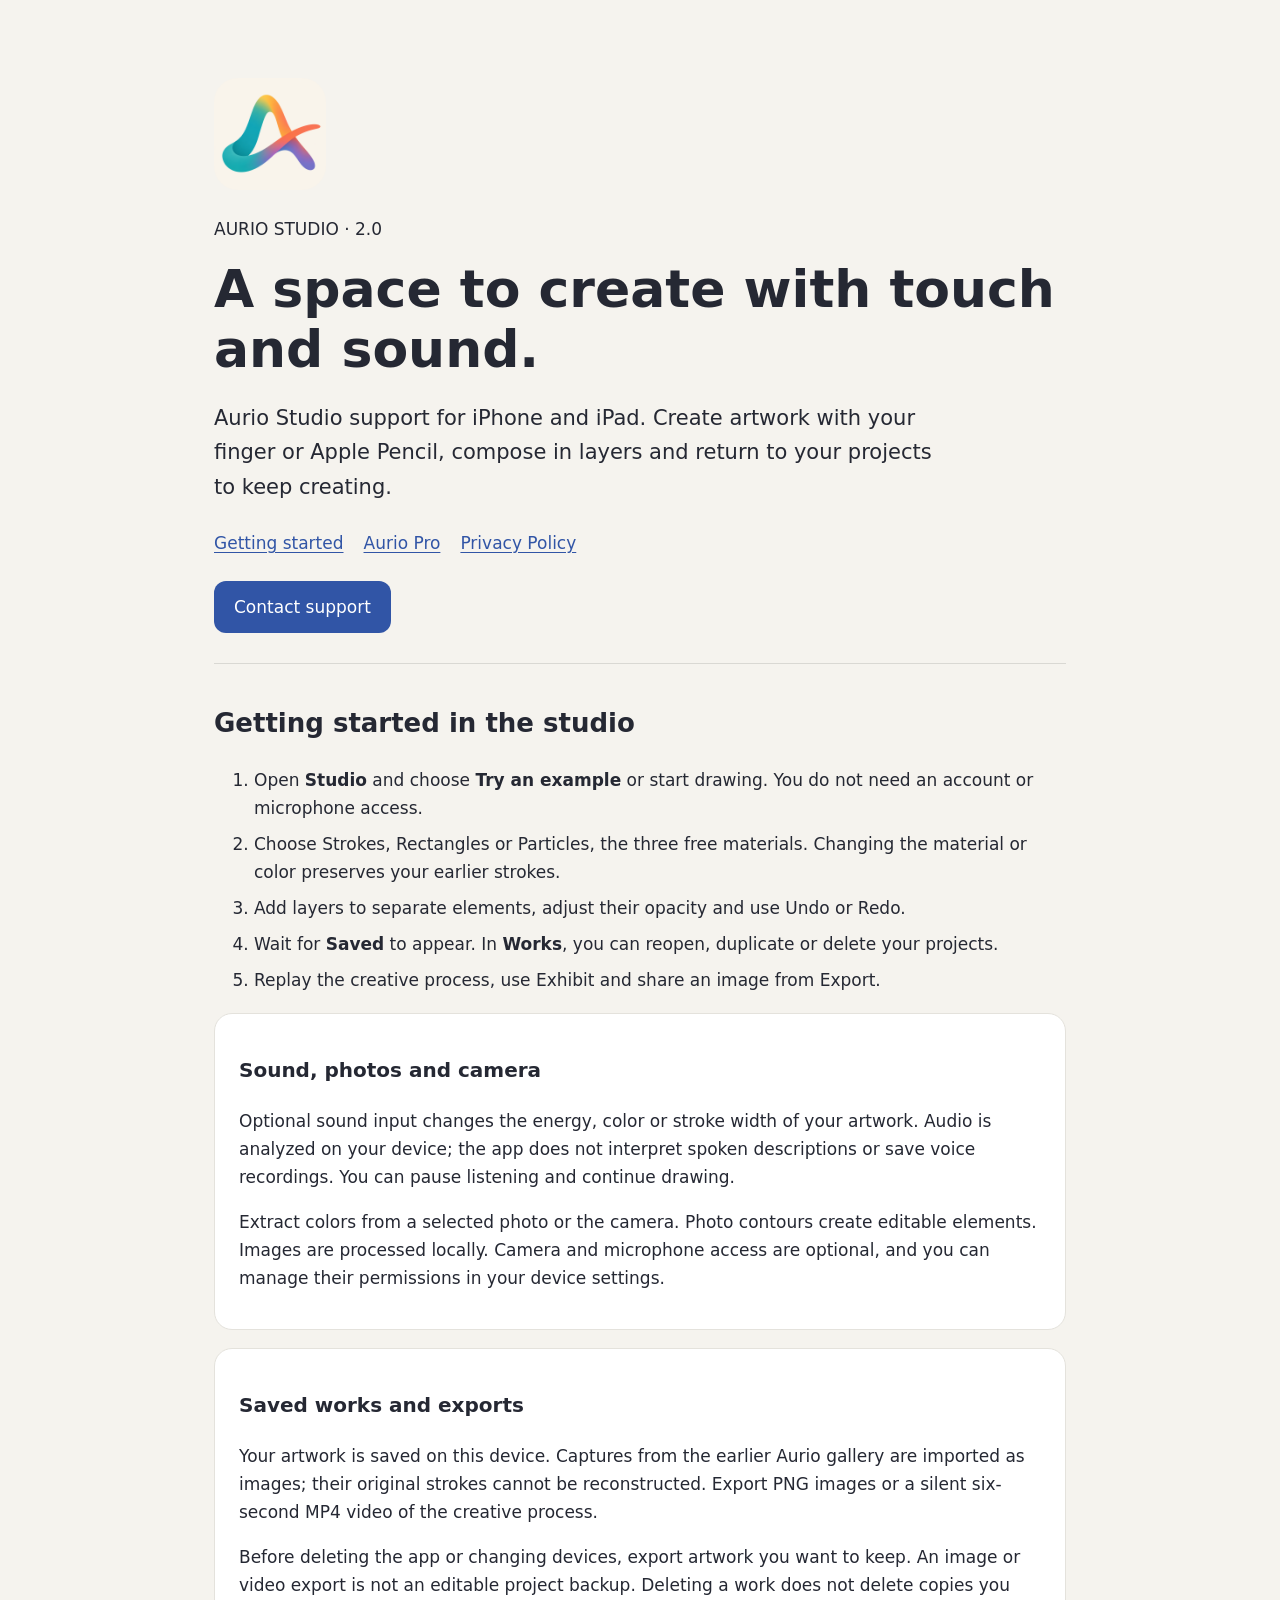
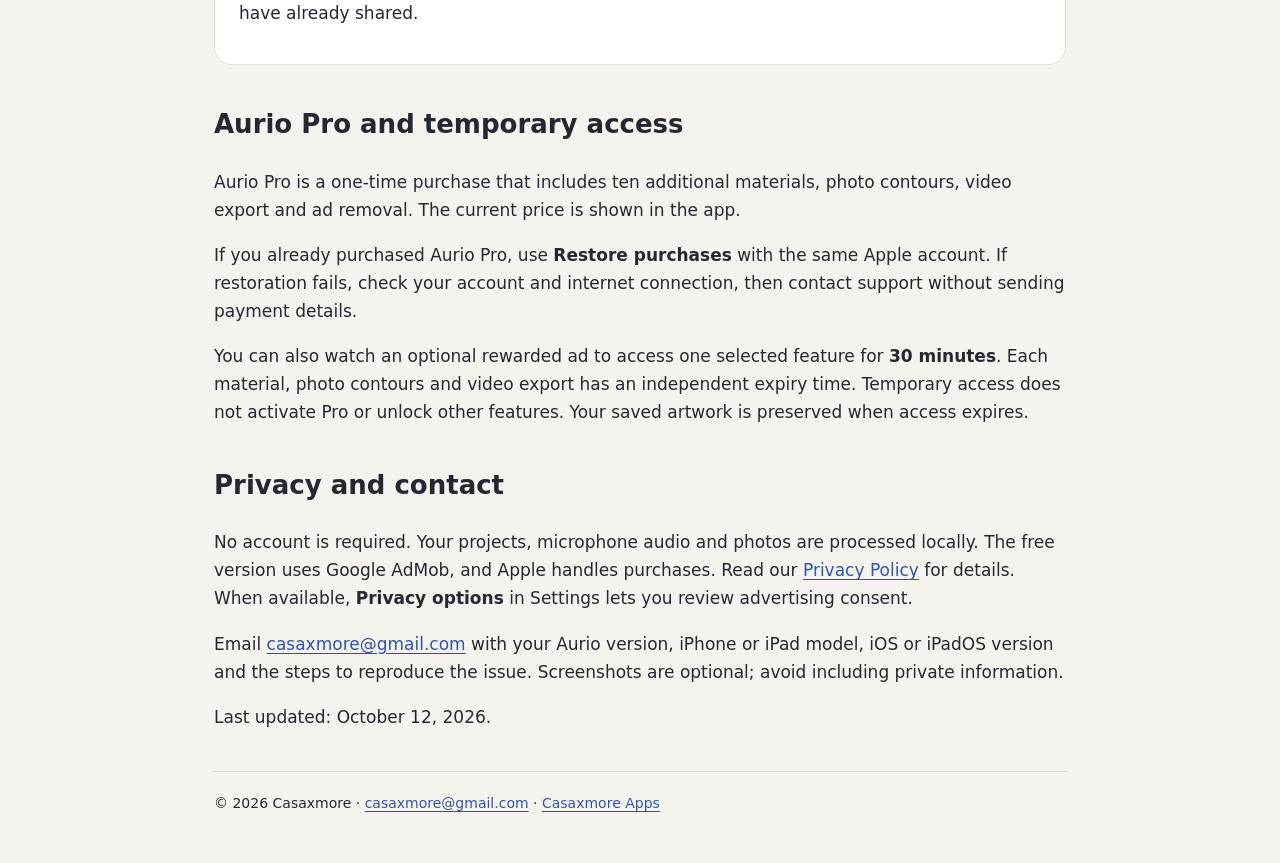
<file: index.html>
<!doctype html>
<html lang="en"><head><meta charset="utf-8"><meta name="viewport" content="width=device-width,initial-scale=1"><meta name="description" content="Aurio Studio support, creative tools, purchases and privacy."><title>Aurio Studio — Support and help</title><link rel="icon" href="icono.png"><link rel="stylesheet" href="style.css"></head><body><main><header>
<img class="icon" src="icono.png" alt="Aurio Studio icon" width="112" height="112">
<p>AURIO STUDIO · 2.0</p>
<h1>A space to create with touch and sound.</h1>
<p class="intro">Aurio Studio support for iPhone and iPad. Create artwork with your finger or Apple Pencil, compose in layers and return to your projects to keep creating.</p>
<nav aria-label="Navigation"><a href="#help">Getting started</a><a href="#pro">Aurio Pro</a><a href="privacy.html">Privacy Policy</a></nav>
<a class="button" href="mailto:casaxmore@gmail.com?subject=Aurio%20Studio%20Support">Contact support</a>
</header>
<section id="help">
<h2>Getting started in the studio</h2>
<ol>
<li>Open <strong>Studio</strong> and choose <strong>Try an example</strong> or start drawing. You do not need an account or microphone access.</li>
<li>Choose Strokes, Rectangles or Particles, the three free materials. Changing the material or color preserves your earlier strokes.</li>
<li>Add layers to separate elements, adjust their opacity and use Undo or Redo.</li>
<li>Wait for <strong>Saved</strong> to appear. In <strong>Works</strong>, you can reopen, duplicate or delete your projects.</li>
<li>Replay the creative process, use Exhibit and share an image from Export.</li>
</ol>
<div class="card"><h3>Sound, photos and camera</h3>
<p>Optional sound input changes the energy, color or stroke width of your artwork. Audio is analyzed on your device; the app does not interpret spoken descriptions or save voice recordings. You can pause listening and continue drawing.</p>
<p>Extract colors from a selected photo or the camera. Photo contours create editable elements. Images are processed locally. Camera and microphone access are optional, and you can manage their permissions in your device settings.</p></div>
<div class="card"><h3>Saved works and exports</h3>
<p>Your artwork is saved on this device. Captures from the earlier Aurio gallery are imported as images; their original strokes cannot be reconstructed. Export PNG images or a silent six-second MP4 video of the creative process.</p>
<p>Before deleting the app or changing devices, export artwork you want to keep. An image or video export is not an editable project backup. Deleting a work does not delete copies you have already shared.</p></div>
</section>
<section id="pro"><h2>Aurio Pro and temporary access</h2>
<p>Aurio Pro is a one-time purchase that includes ten additional materials, photo contours, video export and ad removal. The current price is shown in the app.</p>
<p>If you already purchased Aurio Pro, use <strong>Restore purchases</strong> with the same Apple account. If restoration fails, check your account and internet connection, then contact support without sending payment details.</p>
<p>You can also watch an optional rewarded ad to access one selected feature for <strong>30 minutes</strong>. Each material, photo contours and video export has an independent expiry time. Temporary access does not activate Pro or unlock other features. Your saved artwork is preserved when access expires.</p>
</section>
<section><h2>Privacy and contact</h2>
<p>No account is required. Your projects, microphone audio and photos are processed locally. The free version uses Google AdMob, and Apple handles purchases. Read our <a href="privacy.html">Privacy Policy</a> for details. When available, <strong>Privacy options</strong> in Settings lets you review advertising consent.</p>
<p>Email <a href="mailto:casaxmore@gmail.com">casaxmore@gmail.com</a> with your Aurio version, iPhone or iPad model, iOS or iPadOS version and the steps to reproduce the issue. Screenshots are optional; avoid including private information.</p>
<p>Last updated: October 12, 2026.</p>
</section>
<footer>© 2026 Casaxmore · <a href="mailto:casaxmore@gmail.com">casaxmore@gmail.com</a> · <a href="https://casaxmore.github.io/casaxmore-apps/">Casaxmore Apps</a></footer></main></body></html>
</file>
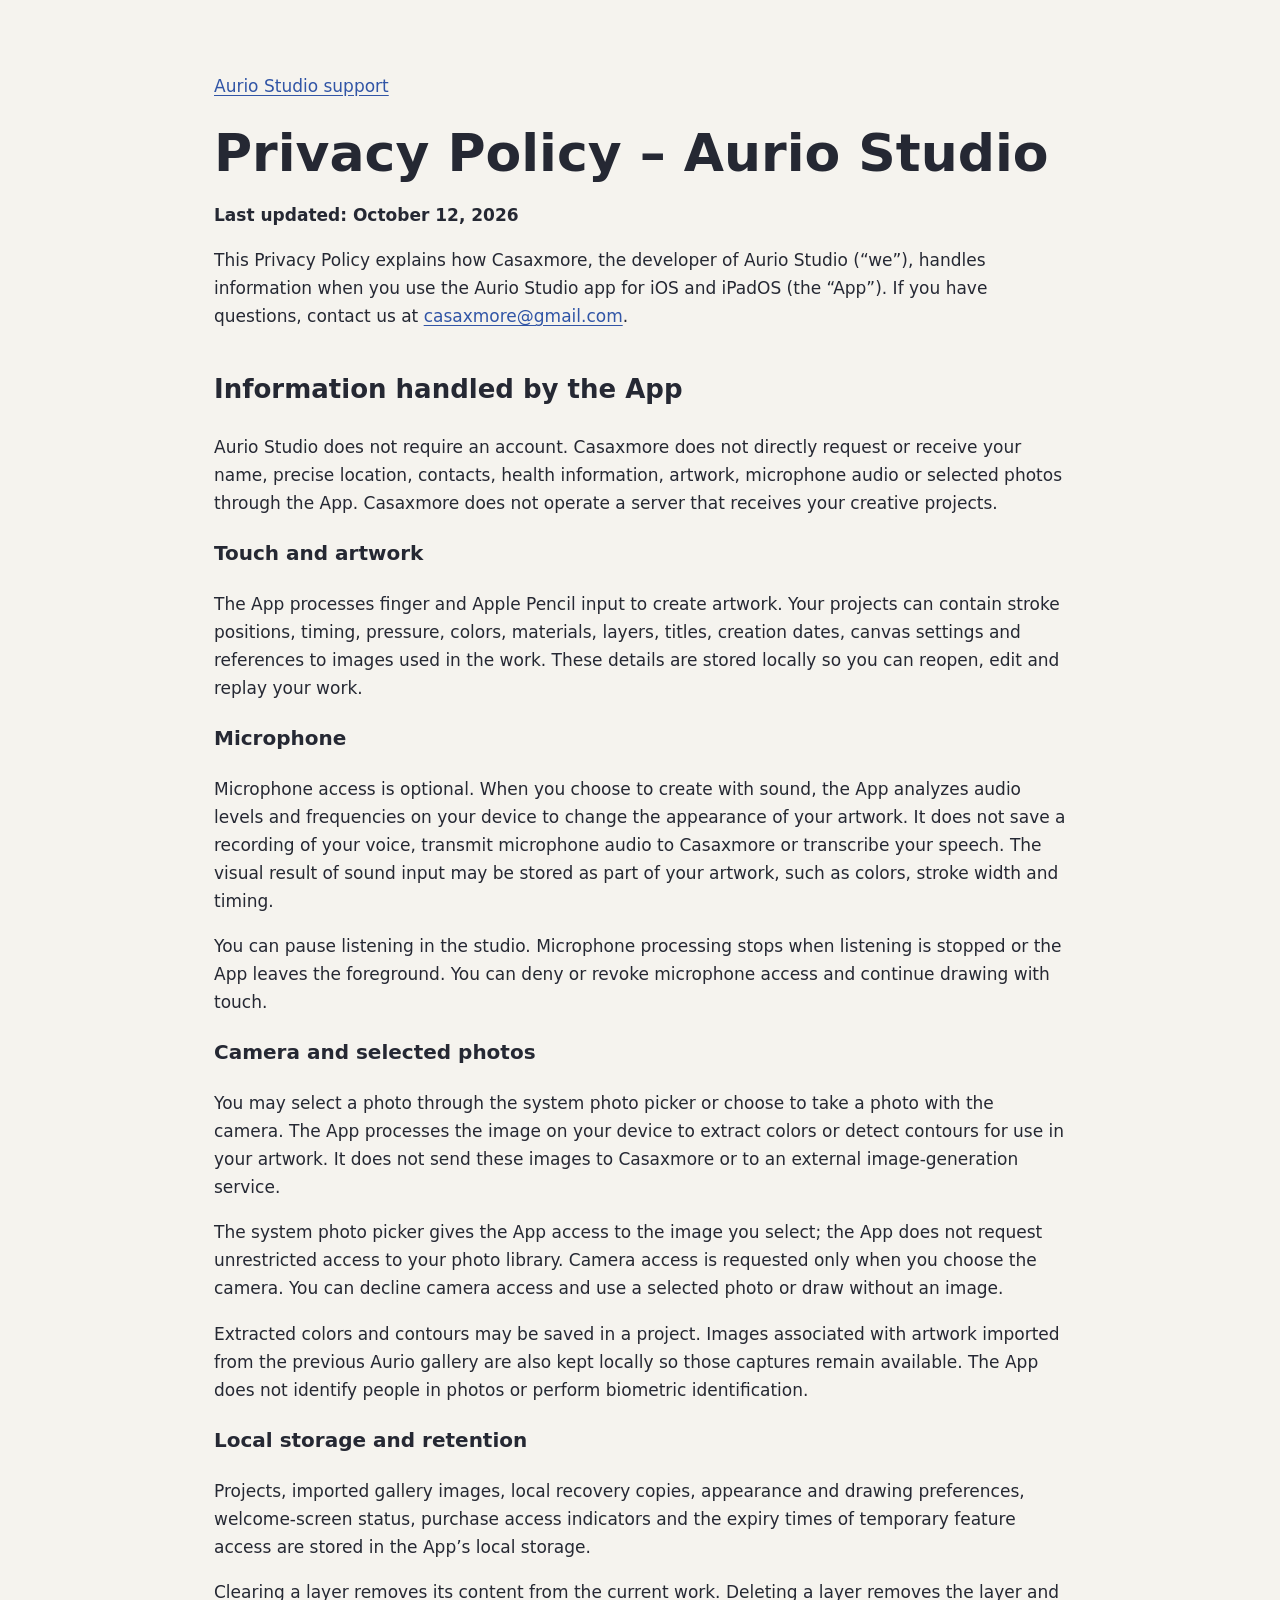
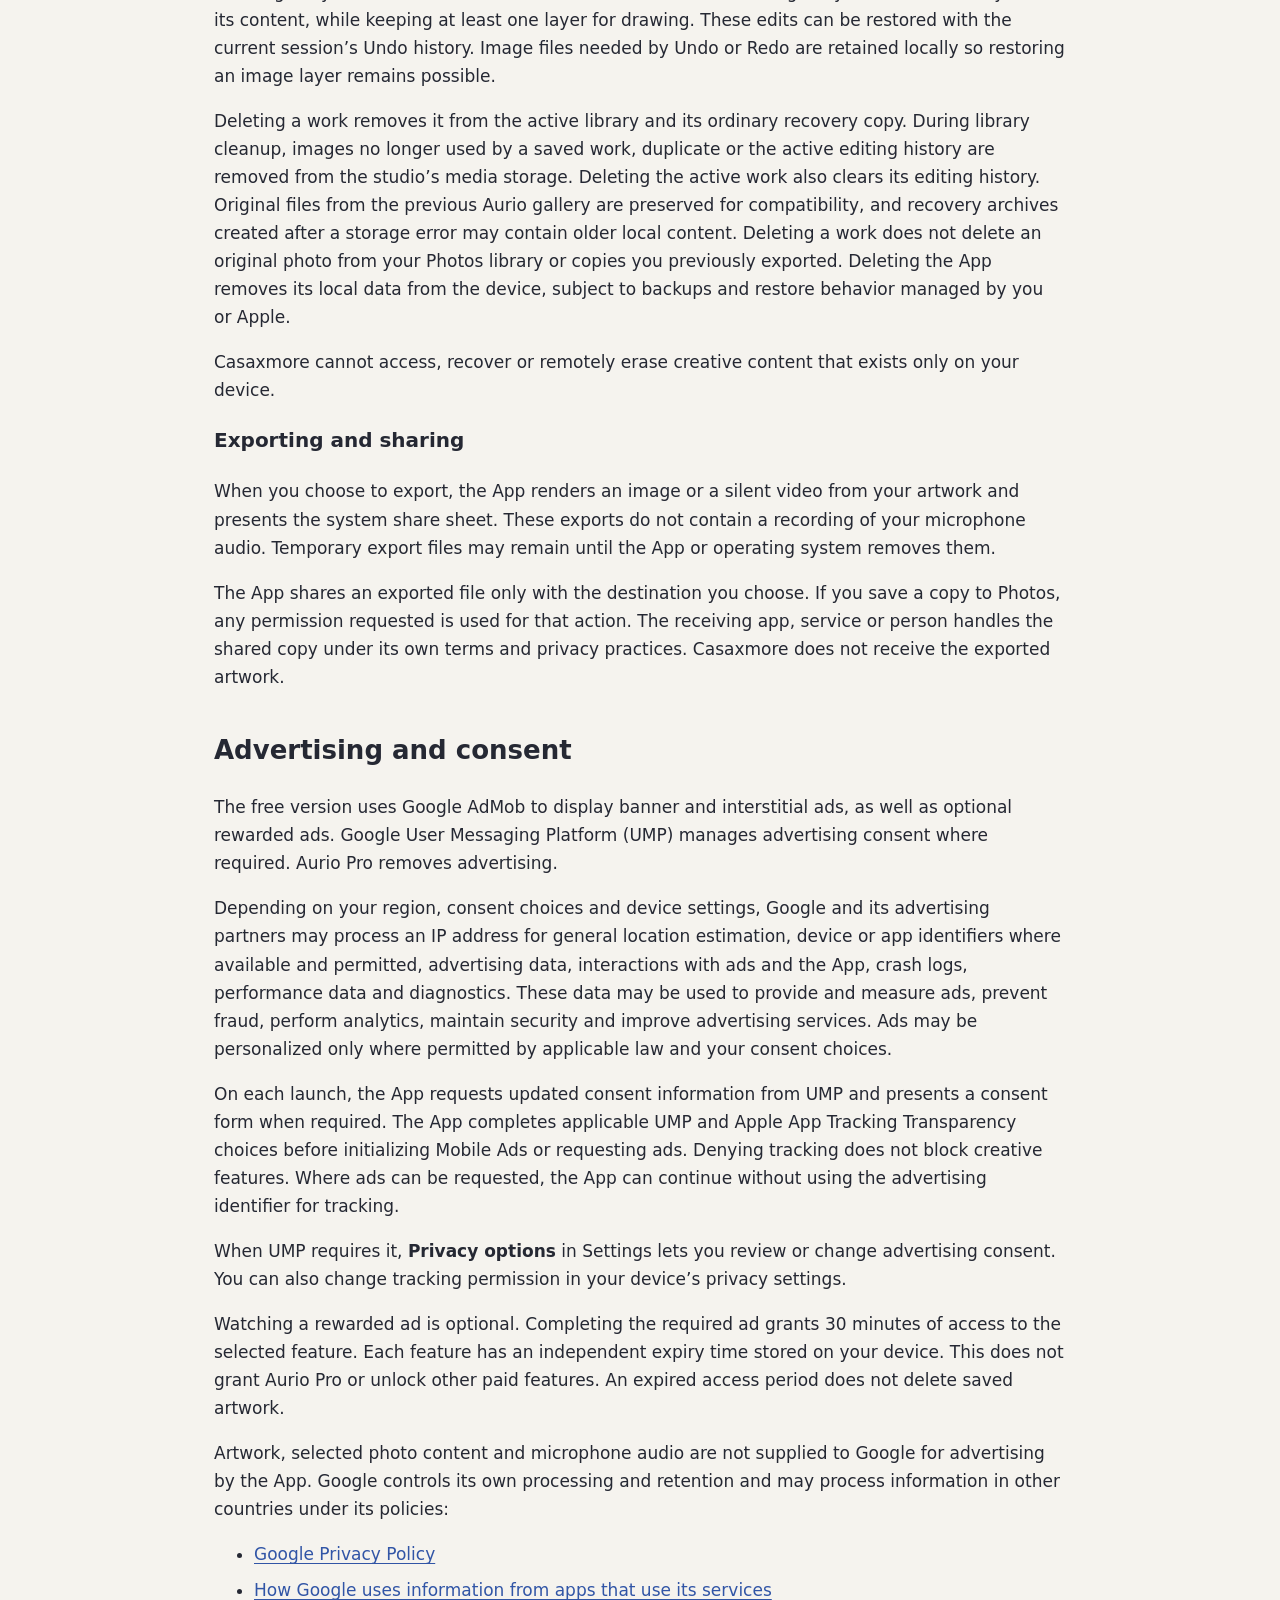
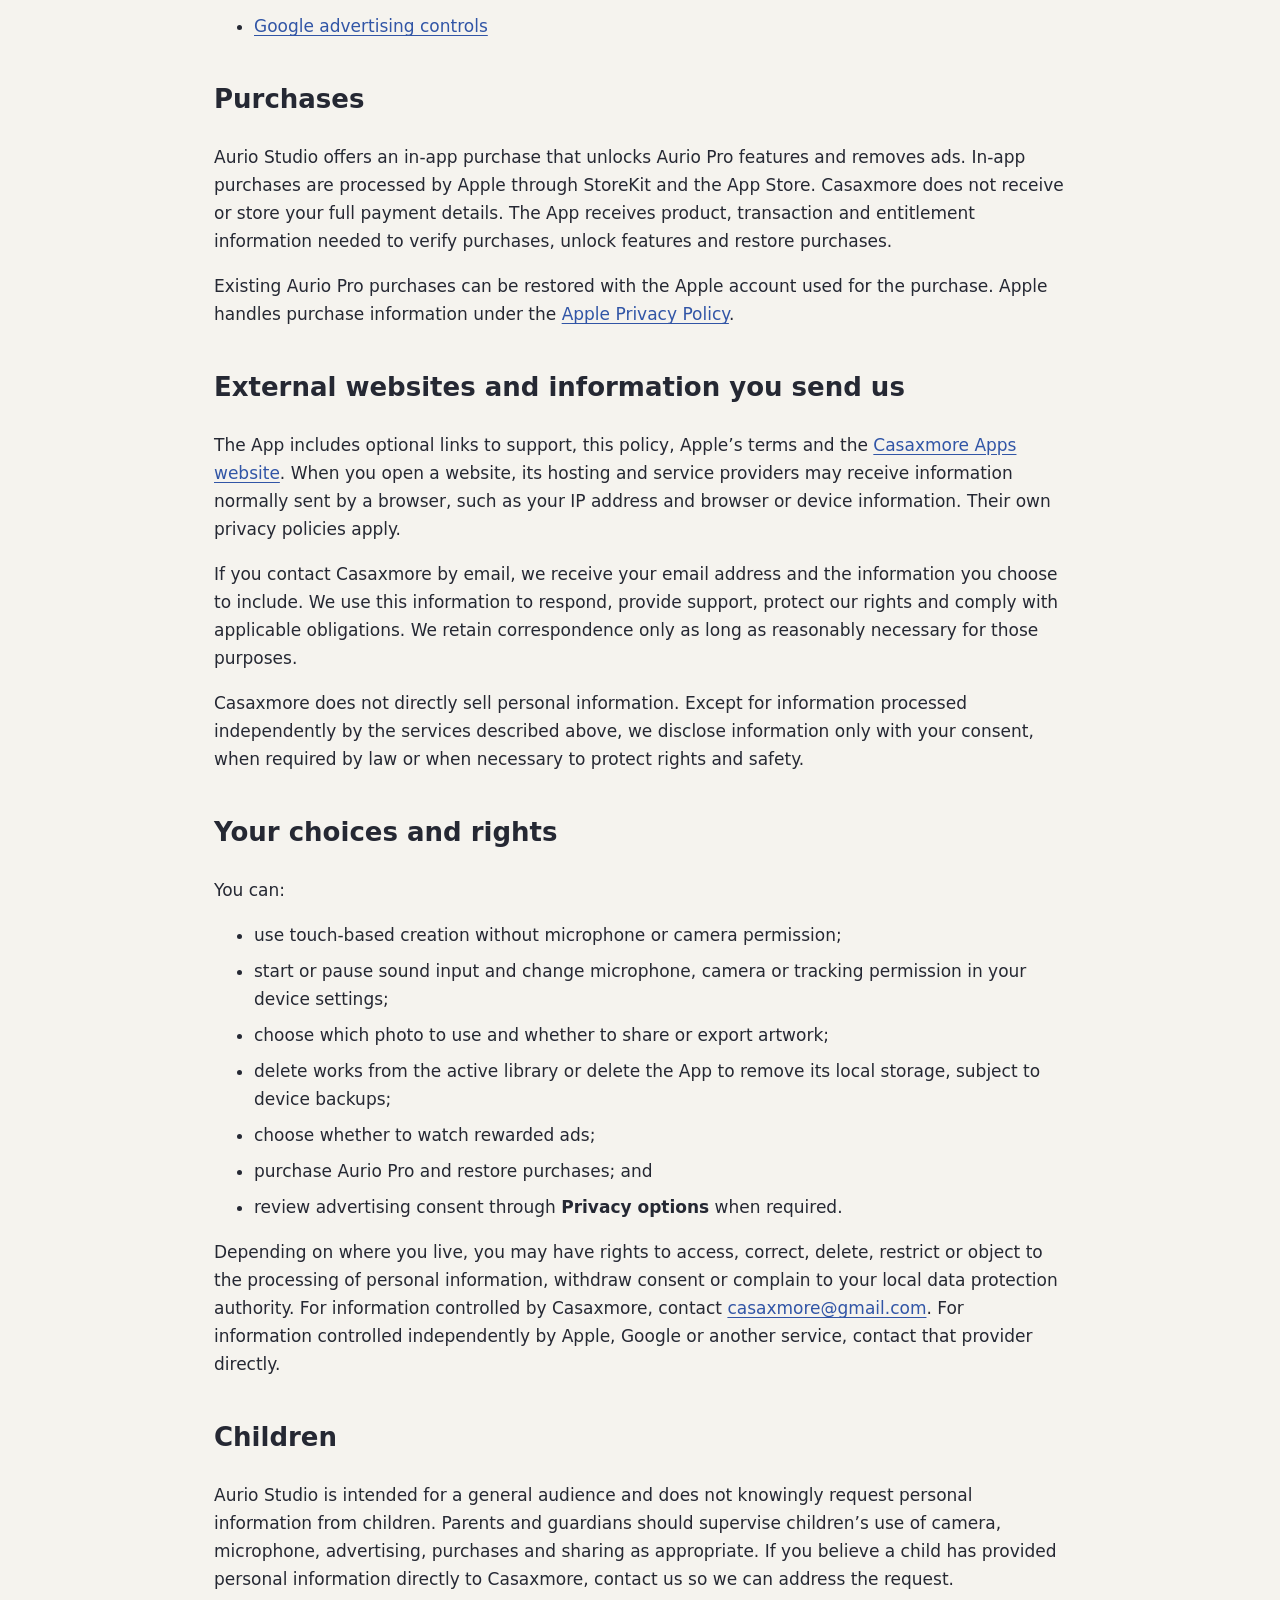
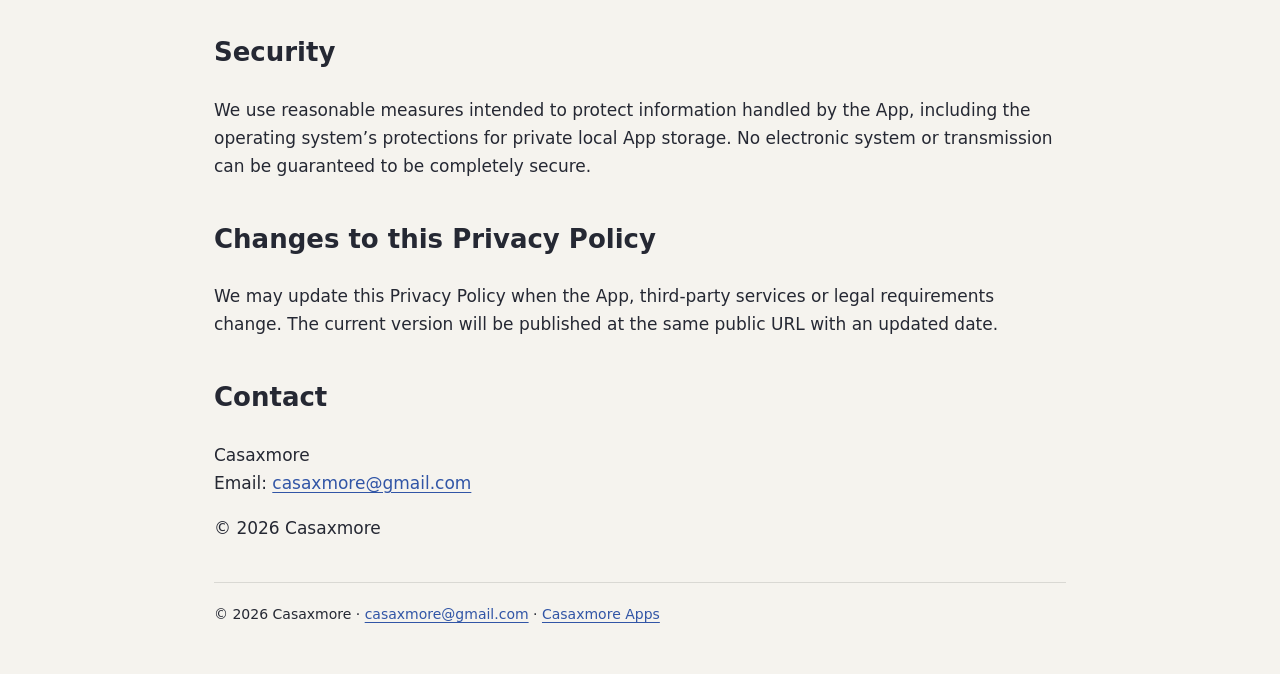
<file: privacy.html>
<!doctype html>
<html lang="en"><head><meta charset="utf-8"><meta name="viewport" content="width=device-width,initial-scale=1"><meta name="description" content="Aurio Studio support, creative tools, purchases and privacy."><title>Privacy Policy — Aurio Studio</title><link rel="icon" href="icono.png"><link rel="stylesheet" href="style.css"></head><body><main><nav aria-label="Navigation"><a href="index.html">Aurio Studio support</a></nav>
<h1>Privacy Policy – Aurio Studio</h1>
<p><strong>Last updated: October 12, 2026</strong></p>
<p>This Privacy Policy explains how Casaxmore, the developer of Aurio Studio (“we”), handles information when you use the Aurio Studio app for iOS and iPadOS (the “App”). If you have questions, contact us at <a href="mailto:casaxmore@gmail.com">casaxmore@gmail.com</a>.</p>
<h2>Information handled by the App</h2>
<p>Aurio Studio does not require an account. Casaxmore does not directly request or receive your name, precise location, contacts, health information, artwork, microphone audio or selected photos through the App. Casaxmore does not operate a server that receives your creative projects.</p>
<h3>Touch and artwork</h3>
<p>The App processes finger and Apple Pencil input to create artwork. Your projects can contain stroke positions, timing, pressure, colors, materials, layers, titles, creation dates, canvas settings and references to images used in the work. These details are stored locally so you can reopen, edit and replay your work.</p>
<h3>Microphone</h3>
<p>Microphone access is optional. When you choose to create with sound, the App analyzes audio levels and frequencies on your device to change the appearance of your artwork. It does not save a recording of your voice, transmit microphone audio to Casaxmore or transcribe your speech. The visual result of sound input may be stored as part of your artwork, such as colors, stroke width and timing.</p>
<p>You can pause listening in the studio. Microphone processing stops when listening is stopped or the App leaves the foreground. You can deny or revoke microphone access and continue drawing with touch.</p>
<h3>Camera and selected photos</h3>
<p>You may select a photo through the system photo picker or choose to take a photo with the camera. The App processes the image on your device to extract colors or detect contours for use in your artwork. It does not send these images to Casaxmore or to an external image-generation service.</p>
<p>The system photo picker gives the App access to the image you select; the App does not request unrestricted access to your photo library. Camera access is requested only when you choose the camera. You can decline camera access and use a selected photo or draw without an image.</p>
<p>Extracted colors and contours may be saved in a project. Images associated with artwork imported from the previous Aurio gallery are also kept locally so those captures remain available. The App does not identify people in photos or perform biometric identification.</p>
<h3>Local storage and retention</h3>
<p>Projects, imported gallery images, local recovery copies, appearance and drawing preferences, welcome-screen status, purchase access indicators and the expiry times of temporary feature access are stored in the App’s local storage.</p>
<p>Clearing a layer removes its content from the current work. Deleting a layer removes the layer and its content, while keeping at least one layer for drawing. These edits can be restored with the current session’s Undo history. Image files needed by Undo or Redo are retained locally so restoring an image layer remains possible.</p>
<p>Deleting a work removes it from the active library and its ordinary recovery copy. During library cleanup, images no longer used by a saved work, duplicate or the active editing history are removed from the studio’s media storage. Deleting the active work also clears its editing history. Original files from the previous Aurio gallery are preserved for compatibility, and recovery archives created after a storage error may contain older local content. Deleting a work does not delete an original photo from your Photos library or copies you previously exported. Deleting the App removes its local data from the device, subject to backups and restore behavior managed by you or Apple.</p>
<p>Casaxmore cannot access, recover or remotely erase creative content that exists only on your device.</p>
<h3>Exporting and sharing</h3>
<p>When you choose to export, the App renders an image or a silent video from your artwork and presents the system share sheet. These exports do not contain a recording of your microphone audio. Temporary export files may remain until the App or operating system removes them.</p>
<p>The App shares an exported file only with the destination you choose. If you save a copy to Photos, any permission requested is used for that action. The receiving app, service or person handles the shared copy under its own terms and privacy practices. Casaxmore does not receive the exported artwork.</p>
<h2>Advertising and consent</h2>
<p>The free version uses Google AdMob to display banner and interstitial ads, as well as optional rewarded ads. Google User Messaging Platform (UMP) manages advertising consent where required. Aurio Pro removes advertising.</p>
<p>Depending on your region, consent choices and device settings, Google and its advertising partners may process an IP address for general location estimation, device or app identifiers where available and permitted, advertising data, interactions with ads and the App, crash logs, performance data and diagnostics. These data may be used to provide and measure ads, prevent fraud, perform analytics, maintain security and improve advertising services. Ads may be personalized only where permitted by applicable law and your consent choices.</p>
<p>On each launch, the App requests updated consent information from UMP and presents a consent form when required. The App completes applicable UMP and Apple App Tracking Transparency choices before initializing Mobile Ads or requesting ads. Denying tracking does not block creative features. Where ads can be requested, the App can continue without using the advertising identifier for tracking.</p>
<p>When UMP requires it, <strong>Privacy options</strong> in Settings lets you review or change advertising consent. You can also change tracking permission in your device’s privacy settings.</p>
<p>Watching a rewarded ad is optional. Completing the required ad grants 30 minutes of access to the selected feature. Each feature has an independent expiry time stored on your device. This does not grant Aurio Pro or unlock other paid features. An expired access period does not delete saved artwork.</p>
<p>Artwork, selected photo content and microphone audio are not supplied to Google for advertising by the App. Google controls its own processing and retention and may process information in other countries under its policies:</p>
<ul><li><a href="https://policies.google.com/privacy">Google Privacy Policy</a></li><li><a href="https://policies.google.com/technologies/partner-sites">How Google uses information from apps that use its services</a></li><li><a href="https://myadcenter.google.com/">Google advertising controls</a></li></ul>
<h2>Purchases</h2>
<p>Aurio Studio offers an in-app purchase that unlocks Aurio Pro features and removes ads. In-app purchases are processed by Apple through StoreKit and the App Store. Casaxmore does not receive or store your full payment details. The App receives product, transaction and entitlement information needed to verify purchases, unlock features and restore purchases.</p>
<p>Existing Aurio Pro purchases can be restored with the Apple account used for the purchase. Apple handles purchase information under the <a href="https://www.apple.com/legal/privacy/">Apple Privacy Policy</a>.</p>
<h2>External websites and information you send us</h2>
<p>The App includes optional links to support, this policy, Apple’s terms and the <a href="https://casaxmore.github.io/casaxmore-apps/">Casaxmore Apps website</a>. When you open a website, its hosting and service providers may receive information normally sent by a browser, such as your IP address and browser or device information. Their own privacy policies apply.</p>
<p>If you contact Casaxmore by email, we receive your email address and the information you choose to include. We use this information to respond, provide support, protect our rights and comply with applicable obligations. We retain correspondence only as long as reasonably necessary for those purposes.</p>
<p>Casaxmore does not directly sell personal information. Except for information processed independently by the services described above, we disclose information only with your consent, when required by law or when necessary to protect rights and safety.</p>
<h2>Your choices and rights</h2>
<p>You can:</p>
<ul><li>use touch-based creation without microphone or camera permission;</li><li>start or pause sound input and change microphone, camera or tracking permission in your device settings;</li><li>choose which photo to use and whether to share or export artwork;</li><li>delete works from the active library or delete the App to remove its local storage, subject to device backups;</li><li>choose whether to watch rewarded ads;</li><li>purchase Aurio Pro and restore purchases; and</li><li>review advertising consent through <strong>Privacy options</strong> when required.</li></ul>
<p>Depending on where you live, you may have rights to access, correct, delete, restrict or object to the processing of personal information, withdraw consent or complain to your local data protection authority. For information controlled by Casaxmore, contact <a href="mailto:casaxmore@gmail.com">casaxmore@gmail.com</a>. For information controlled independently by Apple, Google or another service, contact that provider directly.</p>
<h2>Children</h2>
<p>Aurio Studio is intended for a general audience and does not knowingly request personal information from children. Parents and guardians should supervise children’s use of camera, microphone, advertising, purchases and sharing as appropriate. If you believe a child has provided personal information directly to Casaxmore, contact us so we can address the request.</p>
<h2>Security</h2>
<p>We use reasonable measures intended to protect information handled by the App, including the operating system’s protections for private local App storage. No electronic system or transmission can be guaranteed to be completely secure.</p>
<h2>Changes to this Privacy Policy</h2>
<p>We may update this Privacy Policy when the App, third-party services or legal requirements change. The current version will be published at the same public URL with an updated date.</p>
<h2>Contact</h2>
<p>Casaxmore  <br>Email: <a href="mailto:casaxmore@gmail.com">casaxmore@gmail.com</a></p>
<p>© 2026 Casaxmore</p><footer>© 2026 Casaxmore · <a href="mailto:casaxmore@gmail.com">casaxmore@gmail.com</a> · <a href="https://casaxmore.github.io/casaxmore-apps/">Casaxmore Apps</a></footer></main></body></html>
</file>
<file: style.css>
*{box-sizing:border-box}body{margin:0;background:#f5f3ee;color:#252833;font:17px/1.65 system-ui,-apple-system,sans-serif}main{max-width:900px;margin:auto;padding:48px 24px}header{padding:30px 0;border-bottom:1px solid #d9d8d3}h1{font-size:clamp(32px,6vw,52px);line-height:1.15;margin:16px 0}h2{font-size:26px;margin-top:38px}h3{font-size:20px}a{color:#3155a6;text-underline-offset:3px}nav{display:flex;flex-wrap:wrap;gap:20px;margin:24px 0}.icon{width:112px;height:112px;border-radius:24px}.intro{font-size:21px;max-width:720px}.card{padding:20px 24px;background:#fff;border-radius:18px;margin:18px 0;border:1px solid #e4e2dc}.button{display:inline-block;background:#3155a6;color:#fff;padding:12px 20px;border-radius:12px;text-decoration:none}footer{border-top:1px solid #d9d8d3;margin-top:40px;padding-top:20px;font-size:14px}li{margin:8px 0}a:focus-visible{outline:3px solid #9e59b3;outline-offset:4px}
</file>
